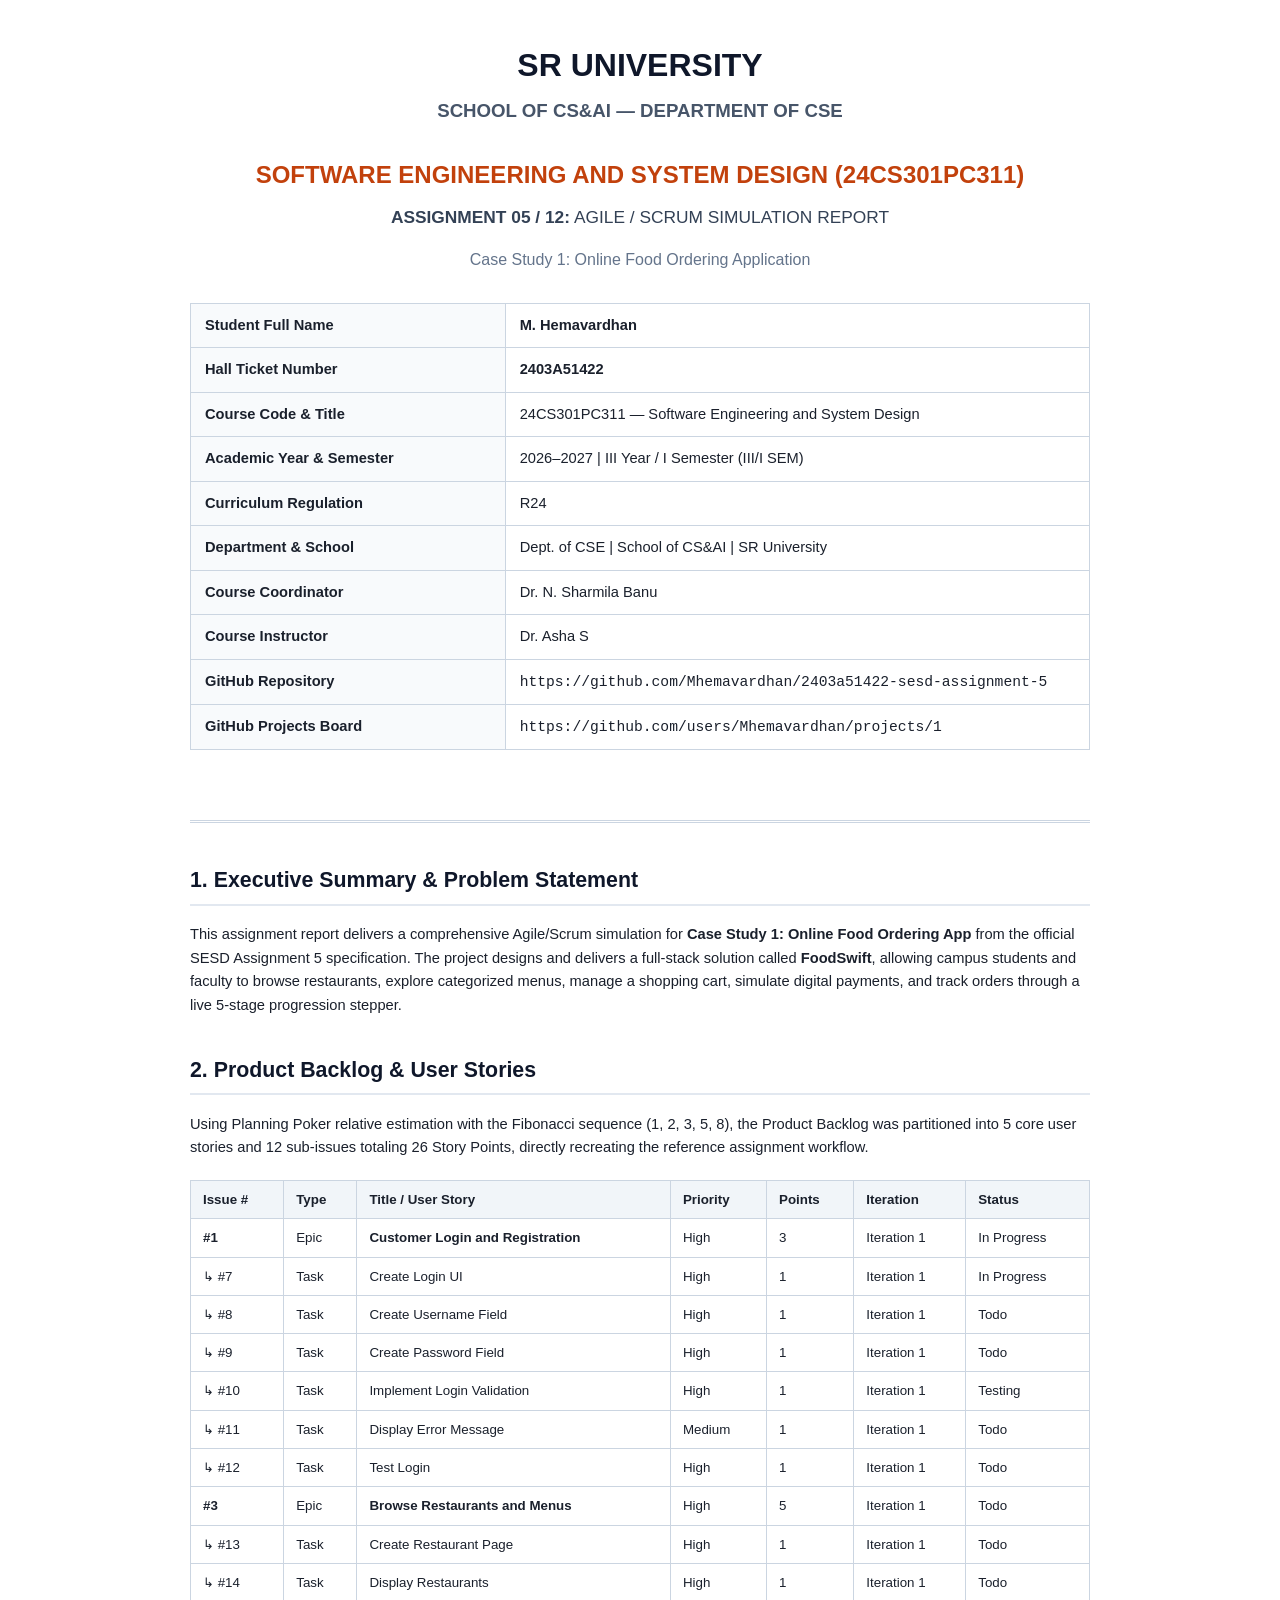
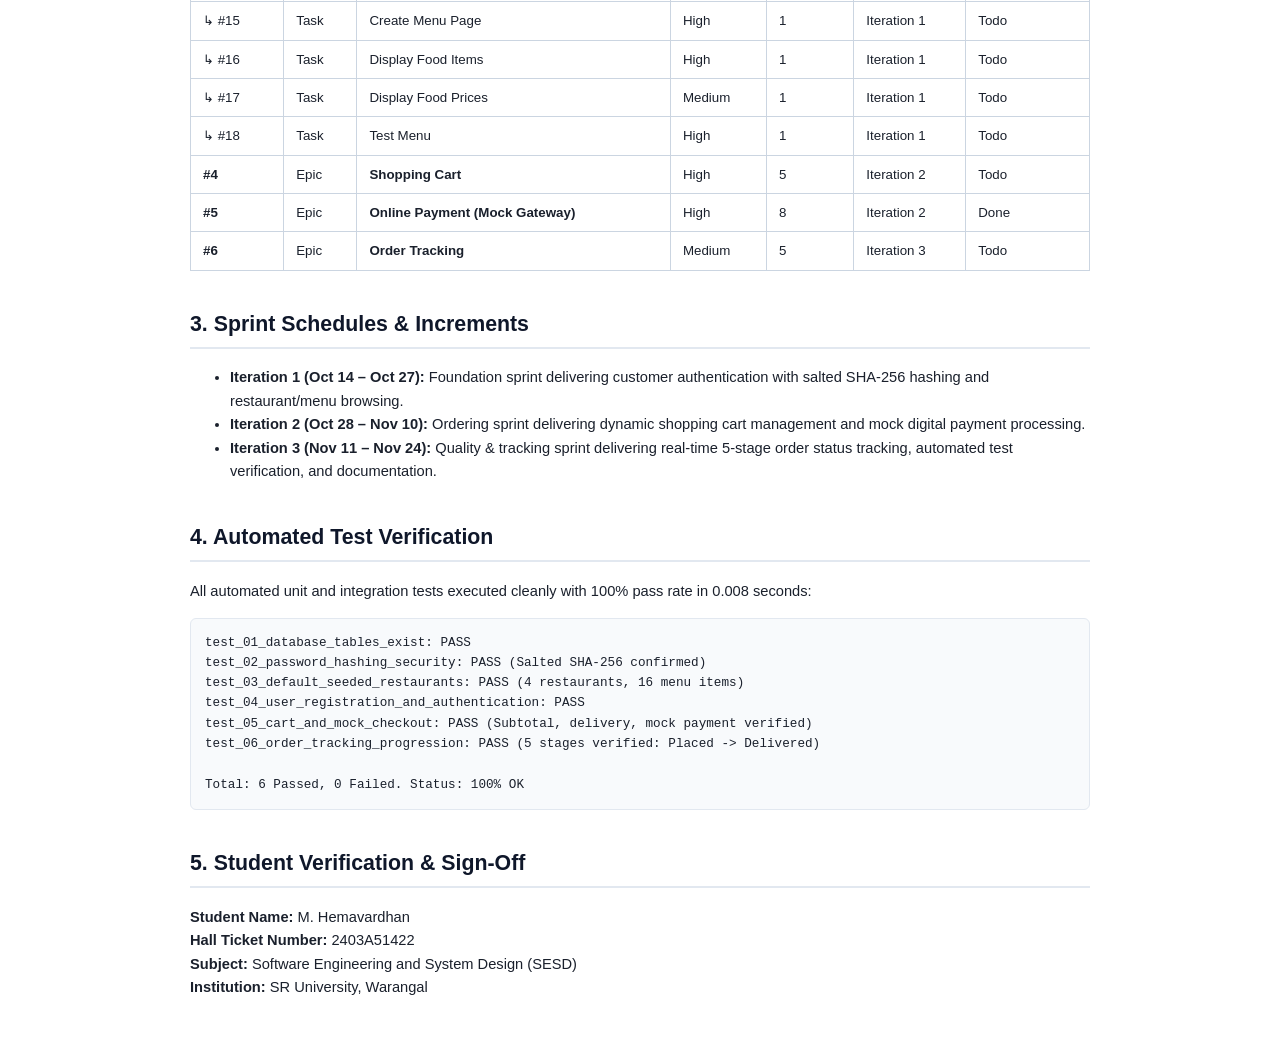
<file: 2403A51422_SESD_Assignment_5_Report.html>
<!DOCTYPE html>
<html lang="en">
<head>
  <meta charset="UTF-8">
  <title>SESD Assignment 5 Report - M. Hemavardhan (2403A51422)</title>
  <style>
    body {
      font-family: 'Helvetica Neue', Arial, sans-serif;
      line-height: 1.6;
      color: #1a202c;
      max-width: 900px;
      margin: 40px auto;
      padding: 0 20px;
    }
    .cover-page {
      text-align: center;
      border-bottom: 3px double #cbd5e1;
      padding-bottom: 40px;
      margin-bottom: 40px;
    }
    .univ-title {
      font-size: 24pt;
      font-weight: 800;
      color: #0f172a;
      margin: 0;
    }
    .dept-title {
      font-size: 14pt;
      font-weight: 600;
      color: #475569;
      margin-top: 5px;
    }
    .doc-title {
      font-size: 18pt;
      font-weight: 700;
      color: #c2410c;
      margin: 30px 0 10px;
    }
    .doc-sub {
      font-size: 13pt;
      color: #334155;
    }
    .meta-table {
      width: 100%;
      border-collapse: collapse;
      margin: 30px 0;
    }
    .meta-table th, .meta-table td {
      border: 1px solid #cbd5e1;
      padding: 10px 14px;
      text-align: left;
      font-size: 11pt;
    }
    .meta-table th {
      background-color: #f8fafc;
      width: 35%;
      font-weight: 700;
    }
    h2 {
      font-size: 16pt;
      color: #0f172a;
      border-bottom: 2px solid #e2e8f0;
      padding-bottom: 6px;
      margin-top: 36px;
    }
    h3 {
      font-size: 13pt;
      color: #334155;
      margin-top: 20px;
    }
    p, li {
      font-size: 11pt;
    }
    table.data-table {
      width: 100%;
      border-collapse: collapse;
      margin: 20px 0;
      font-size: 10pt;
    }
    table.data-table th, table.data-table td {
      border: 1px solid #cbd5e1;
      padding: 8px 12px;
      text-align: left;
    }
    table.data-table th {
      background-color: #f1f5f9;
      font-weight: 700;
    }
    pre {
      background: #f8fafc;
      border: 1px solid #e2e8f0;
      padding: 14px;
      border-radius: 6px;
      font-family: Courier, monospace;
      font-size: 9.5pt;
      overflow-x: auto;
    }
    .badge {
      display: inline-block;
      padding: 2px 8px;
      border-radius: 4px;
      font-size: 9pt;
      font-weight: bold;
    }
    .badge-pass { background: #dcfce7; color: #15803d; }
  </style>
</head>
<body>

<div class="cover-page">
  <div class="univ-title">SR UNIVERSITY</div>
  <div class="dept-title">SCHOOL OF CS&AI — DEPARTMENT OF CSE</div>
  <div class="doc-title">SOFTWARE ENGINEERING AND SYSTEM DESIGN (24CS301PC311)</div>
  <div class="doc-sub"><strong>ASSIGNMENT 05 / 12:</strong> AGILE / SCRUM SIMULATION REPORT</div>
  <div style="margin-top: 15px; font-size: 12pt; color: #64748b;">Case Study 1: Online Food Ordering Application</div>

  <table class="meta-table">
    <tr><th>Student Full Name</th><td><strong>M. Hemavardhan</strong></td></tr>
    <tr><th>Hall Ticket Number</th><td><strong>2403A51422</strong></td></tr>
    <tr><th>Course Code & Title</th><td>24CS301PC311 — Software Engineering and System Design</td></tr>
    <tr><th>Academic Year & Semester</th><td>2026–2027 | III Year / I Semester (III/I SEM)</td></tr>
    <tr><th>Curriculum Regulation</th><td>R24</td></tr>
    <tr><th>Department & School</th><td>Dept. of CSE | School of CS&AI | SR University</td></tr>
    <tr><th>Course Coordinator</th><td>Dr. N. Sharmila Banu</td></tr>
    <tr><th>Course Instructor</th><td>Dr. Asha S</td></tr>
    <tr><th>GitHub Repository</th><td><code>https://github.com/Mhemavardhan/2403a51422-sesd-assignment-5</code></td></tr>
    <tr><th>GitHub Projects Board</th><td><code>https://github.com/users/Mhemavardhan/projects/1</code></td></tr>
  </table>
</div>

<h2>1. Executive Summary & Problem Statement</h2>
<p>
  This assignment report delivers a comprehensive Agile/Scrum simulation for <strong>Case Study 1: Online Food Ordering App</strong> from the official SESD Assignment 5 specification. The project designs and delivers a full-stack solution called <strong>FoodSwift</strong>, allowing campus students and faculty to browse restaurants, explore categorized menus, manage a shopping cart, simulate digital payments, and track orders through a live 5-stage progression stepper.
</p>

<h2>2. Product Backlog & User Stories</h2>
<p>
  Using Planning Poker relative estimation with the Fibonacci sequence (1, 2, 3, 5, 8), the Product Backlog was partitioned into 5 core user stories and 12 sub-issues totaling 26 Story Points, directly recreating the reference assignment workflow.
</p>
<table class="data-table">
  <thead>
    <tr>
      <th>Issue #</th>
      <th>Type</th>
      <th>Title / User Story</th>
      <th>Priority</th>
      <th>Points</th>
      <th>Iteration</th>
      <th>Status</th>
    </tr>
  </thead>
  <tbody>
    <tr><td><strong>#1</strong></td><td>Epic</td><td><strong>Customer Login and Registration</strong></td><td>High</td><td>3</td><td>Iteration 1</td><td>In Progress</td></tr>
    <tr><td>↳ #7</td><td>Task</td><td>Create Login UI</td><td>High</td><td>1</td><td>Iteration 1</td><td>In Progress</td></tr>
    <tr><td>↳ #8</td><td>Task</td><td>Create Username Field</td><td>High</td><td>1</td><td>Iteration 1</td><td>Todo</td></tr>
    <tr><td>↳ #9</td><td>Task</td><td>Create Password Field</td><td>High</td><td>1</td><td>Iteration 1</td><td>Todo</td></tr>
    <tr><td>↳ #10</td><td>Task</td><td>Implement Login Validation</td><td>High</td><td>1</td><td>Iteration 1</td><td>Testing</td></tr>
    <tr><td>↳ #11</td><td>Task</td><td>Display Error Message</td><td>Medium</td><td>1</td><td>Iteration 1</td><td>Todo</td></tr>
    <tr><td>↳ #12</td><td>Task</td><td>Test Login</td><td>High</td><td>1</td><td>Iteration 1</td><td>Todo</td></tr>
    <tr><td><strong>#3</strong></td><td>Epic</td><td><strong>Browse Restaurants and Menus</strong></td><td>High</td><td>5</td><td>Iteration 1</td><td>Todo</td></tr>
    <tr><td>↳ #13</td><td>Task</td><td>Create Restaurant Page</td><td>High</td><td>1</td><td>Iteration 1</td><td>Todo</td></tr>
    <tr><td>↳ #14</td><td>Task</td><td>Display Restaurants</td><td>High</td><td>1</td><td>Iteration 1</td><td>Todo</td></tr>
    <tr><td>↳ #15</td><td>Task</td><td>Create Menu Page</td><td>High</td><td>1</td><td>Iteration 1</td><td>Todo</td></tr>
    <tr><td>↳ #16</td><td>Task</td><td>Display Food Items</td><td>High</td><td>1</td><td>Iteration 1</td><td>Todo</td></tr>
    <tr><td>↳ #17</td><td>Task</td><td>Display Food Prices</td><td>Medium</td><td>1</td><td>Iteration 1</td><td>Todo</td></tr>
    <tr><td>↳ #18</td><td>Task</td><td>Test Menu</td><td>High</td><td>1</td><td>Iteration 1</td><td>Todo</td></tr>
    <tr><td><strong>#4</strong></td><td>Epic</td><td><strong>Shopping Cart</strong></td><td>High</td><td>5</td><td>Iteration 2</td><td>Todo</td></tr>
    <tr><td><strong>#5</strong></td><td>Epic</td><td><strong>Online Payment (Mock Gateway)</strong></td><td>High</td><td>8</td><td>Iteration 2</td><td>Done</td></tr>
    <tr><td><strong>#6</strong></td><td>Epic</td><td><strong>Order Tracking</strong></td><td>Medium</td><td>5</td><td>Iteration 3</td><td>Todo</td></tr>
  </tbody>
</table>

<h2>3. Sprint Schedules & Increments</h2>
<ul>
  <li><strong>Iteration 1 (Oct 14 – Oct 27):</strong> Foundation sprint delivering customer authentication with salted SHA-256 hashing and restaurant/menu browsing.</li>
  <li><strong>Iteration 2 (Oct 28 – Nov 10):</strong> Ordering sprint delivering dynamic shopping cart management and mock digital payment processing.</li>
  <li><strong>Iteration 3 (Nov 11 – Nov 24):</strong> Quality & tracking sprint delivering real-time 5-stage order status tracking, automated test verification, and documentation.</li>
</ul>

<h2>4. Automated Test Verification</h2>
<p>All automated unit and integration tests executed cleanly with 100% pass rate in 0.008 seconds:</p>
<pre>
test_01_database_tables_exist: PASS
test_02_password_hashing_security: PASS (Salted SHA-256 confirmed)
test_03_default_seeded_restaurants: PASS (4 restaurants, 16 menu items)
test_04_user_registration_and_authentication: PASS
test_05_cart_and_mock_checkout: PASS (Subtotal, delivery, mock payment verified)
test_06_order_tracking_progression: PASS (5 stages verified: Placed -> Delivered)

Total: 6 Passed, 0 Failed. Status: 100% OK
</pre>

<h2>5. Student Verification & Sign-Off</h2>
<p>
  <strong>Student Name:</strong> M. Hemavardhan<br>
  <strong>Hall Ticket Number:</strong> 2403A51422<br>
  <strong>Subject:</strong> Software Engineering and System Design (SESD)<br>
  <strong>Institution:</strong> SR University, Warangal
</p>
</body>
</html>
</file>
